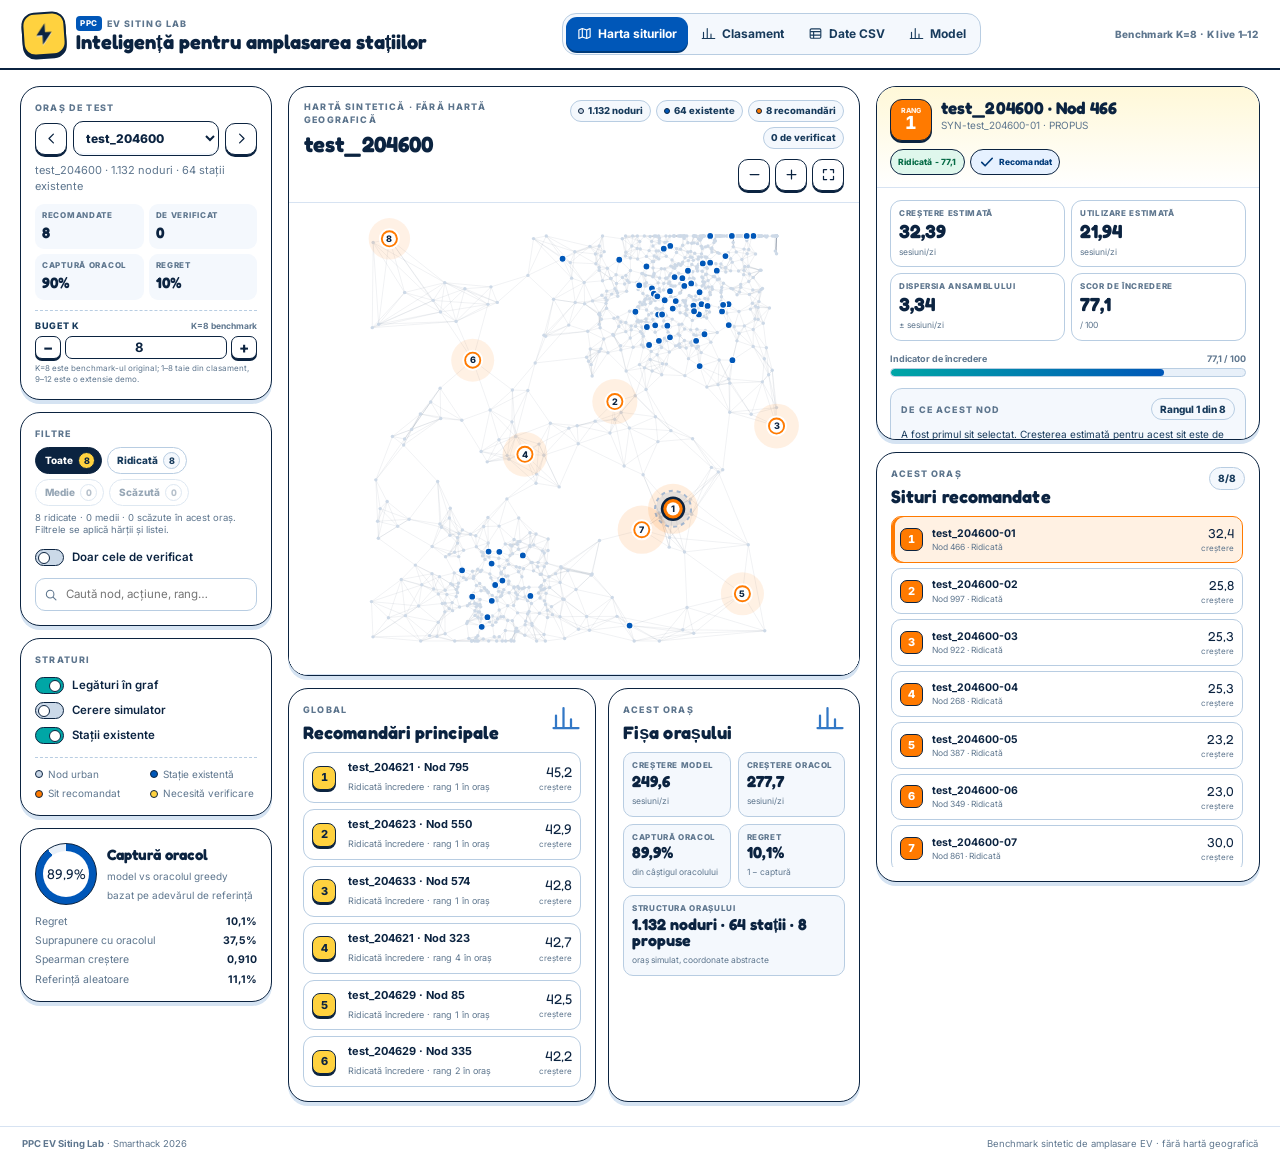
<file: frontend/index.html>
<!DOCTYPE html>
<html lang="ro">
<head>
  <meta charset="utf-8" />
  <meta name="viewport" content="width=device-width, initial-scale=1" />
  <title>PPC EV Siting Lab — amplasarea stațiilor de încărcare</title>
  <meta name="description" content="Interfață de decizie pe fundal alb pentru benchmark-ul sintetic de amplasare a stațiilor de încărcare pentru vehicule electrice." />
  <link rel="icon" href="favicon.svg" type="image/svg+xml" />
  <link rel="preconnect" href="https://fonts.googleapis.com" />
  <link rel="preconnect" href="https://fonts.gstatic.com" crossorigin />
  <link href="https://fonts.googleapis.com/css2?family=Fredoka:wght@500;600;700&family=Inter:wght@400;500;600;700;800&display=swap" rel="stylesheet" />
  <link rel="stylesheet" href="styles.css" />
</head>
<body>
  <svg class="svg-sprite" aria-hidden="true" focusable="false">
    <symbol id="i-bolt" viewBox="0 0 24 24"><path d="M13.2 2 4.8 13.1h5.7L10.4 22l8.8-11.6h-6.1L13.2 2Z" fill="currentColor"/></symbol>
    <symbol id="i-map" viewBox="0 0 24 24"><path d="M3 6.5 8.5 4l7 2.5L21 4v13.5L15.5 20l-7-2.5L3 20V6.5Z" fill="none" stroke="currentColor" stroke-width="1.8" stroke-linejoin="round"/><path d="M8.5 4v13.5M15.5 6.5V20" fill="none" stroke="currentColor" stroke-width="1.8"/></symbol>
    <symbol id="i-table" viewBox="0 0 24 24"><rect x="3.5" y="4.5" width="17" height="15" rx="2" fill="none" stroke="currentColor" stroke-width="1.8"/><path d="M3.5 9h17M9 9v10.5M3.5 14.5h17" fill="none" stroke="currentColor" stroke-width="1.8"/></symbol>
    <symbol id="i-chart" viewBox="0 0 24 24"><path d="M4 20V10M10 20V4M16 20v-7M22 20H2" fill="none" stroke="currentColor" stroke-width="1.8" stroke-linecap="round"/></symbol>
    <symbol id="i-download" viewBox="0 0 24 24"><path d="M12 3v11m0 0 4-4m-4 4-4-4M4 20h16" fill="none" stroke="currentColor" stroke-width="1.8" stroke-linecap="round" stroke-linejoin="round"/></symbol>
    <symbol id="i-copy" viewBox="0 0 24 24"><rect x="8" y="8" width="11" height="11" rx="2" fill="none" stroke="currentColor" stroke-width="1.8"/><path d="M16 8V6a2 2 0 0 0-2-2H6a2 2 0 0 0-2 2v8a2 2 0 0 0 2 2h2" fill="none" stroke="currentColor" stroke-width="1.8"/></symbol>
    <symbol id="i-search" viewBox="0 0 24 24"><circle cx="10.5" cy="10.5" r="6.5" fill="none" stroke="currentColor" stroke-width="1.8"/><path d="m15.5 15.5 5 5" fill="none" stroke="currentColor" stroke-width="1.8" stroke-linecap="round"/></symbol>
    <symbol id="i-plus" viewBox="0 0 24 24"><path d="M12 5v14M5 12h14" fill="none" stroke="currentColor" stroke-width="2" stroke-linecap="round"/></symbol>
    <symbol id="i-minus" viewBox="0 0 24 24"><path d="M5 12h14" fill="none" stroke="currentColor" stroke-width="2" stroke-linecap="round"/></symbol>
    <symbol id="i-fit" viewBox="0 0 24 24"><path d="M4 9V4h5M20 9V4h-5M4 15v5h5M20 15v5h-5" fill="none" stroke="currentColor" stroke-width="2" stroke-linecap="round" stroke-linejoin="round"/></symbol>
    <symbol id="i-check" viewBox="0 0 24 24"><path d="m5 12.5 4.5 4.5L19 7" fill="none" stroke="currentColor" stroke-width="2.2" stroke-linecap="round" stroke-linejoin="round"/></symbol>
    <symbol id="i-warning" viewBox="0 0 24 24"><path d="m12 3 9.5 17h-19L12 3Z" fill="none" stroke="currentColor" stroke-width="1.8" stroke-linejoin="round"/><path d="M12 9v5m0 3v.1" fill="none" stroke="currentColor" stroke-width="2" stroke-linecap="round"/></symbol>
    <symbol id="i-arrow-left" viewBox="0 0 24 24"><path d="M15 5 8 12l7 7" fill="none" stroke="currentColor" stroke-width="2" stroke-linecap="round" stroke-linejoin="round"/></symbol>
    <symbol id="i-arrow-right" viewBox="0 0 24 24"><path d="m9 5 7 7-7 7" fill="none" stroke="currentColor" stroke-width="2" stroke-linecap="round" stroke-linejoin="round"/></symbol>
  </svg>

  <div class="app">
    <header class="topbar">
      <a class="brand" href="#view=map" data-view="map" aria-label="Pagina principală PPC EV Siting Lab">
        <span class="brand-mark"><svg class="icon"><use href="#i-bolt"></use></svg></span>
        <span class="brand-copy">
          <span class="brand-kicker"><span class="ppc-chip">PPC</span> EV SITING LAB</span>
          <strong>Inteligență pentru amplasarea stațiilor</strong>
        </span>
      </a>
      <nav class="tabs" aria-label="Secțiuni">
        <button class="tab is-active" data-view="map"><svg class="icon"><use href="#i-map"></use></svg><span>Harta siturilor</span></button>
        <button class="tab" data-view="leaderboard"><svg class="icon"><use href="#i-chart"></use></svg><span>Clasament</span></button>
        <button class="tab" data-view="csv"><svg class="icon"><use href="#i-table"></use></svg><span>Date CSV</span></button>
        <button class="tab" data-view="model"><svg class="icon"><use href="#i-chart"></use></svg><span>Model</span></button>
      </nav>
      <div class="top-note">Benchmark K=8 · K live 1–12</div>
    </header>

    <div class="shell">
      <aside class="rail left-rail">
        <section class="card pad city-card">
          <div class="eyebrow">Oraș de test</div>
          <div class="city-picker">
            <button class="icon-btn" id="prevCity" aria-label="Orașul anterior"><svg class="icon"><use href="#i-arrow-left"></use></svg></button>
            <select id="citySelect" aria-label="Selectează un oraș sintetic de test"></select>
            <button class="icon-btn" id="nextCity" aria-label="Orașul următor"><svg class="icon"><use href="#i-arrow-right"></use></svg></button>
          </div>
          <div class="city-sub" id="citySub">—</div>
          <div class="mini-stats" id="cityMiniStats"></div>
          <div class="k-control">
            <div class="k-control-head"><label for="kInput">Buget K</label><span id="kHint">K=8 benchmark</span></div>
            <div class="k-stepper">
              <button type="button" id="kMinus" aria-label="Scade K">−</button>
              <input id="kInput" type="number" min="1" max="12" step="1" value="8" aria-label="Buget K" />
              <button type="button" id="kPlus" aria-label="Crește K">+</button>
            </div>
            <small id="kNote">1–8 taie din clasamentul K=8; 9–12 este o extensie demo.</small>
          </div>
        </section>

        <section class="card pad">
          <div class="eyebrow">Filtre</div>
          <div class="chip-row" id="confidenceFilters" role="group" aria-label="Filtru după nivelul de încredere">
            <button class="chip is-active" data-confidence="all" aria-pressed="true"><span>Toate</span><b>0</b></button>
            <button class="chip" data-confidence="high" aria-pressed="false"><span>Ridicată</span><b>0</b></button>
            <button class="chip" data-confidence="medium" aria-pressed="false"><span>Medie</span><b>0</b></button>
            <button class="chip" data-confidence="low" aria-pressed="false"><span>Scăzută</span><b>0</b></button>
          </div>
          <div class="filter-hint" id="filterHint">Filtrele se aplică hărții și listei de situri recomandate.</div>
          <label class="switch-row">
            <input type="checkbox" id="reviewOnly" />
            <span class="switch"></span>
            <span>Doar cele de verificat</span>
          </label>
          <div class="search-box">
            <svg class="icon"><use href="#i-search"></use></svg>
            <input id="searchInput" type="search" placeholder="Caută nod, acțiune, rang…" autocomplete="off" />
          </div>
        </section>

        <section class="card pad">
          <div class="eyebrow">Straturi</div>
          <label class="switch-row"><input type="checkbox" id="layerLinks" checked /><span class="switch"></span><span>Legături în graf</span></label>
          <label class="switch-row"><input type="checkbox" id="layerDemand" /><span class="switch"></span><span>Cerere simulator</span></label>
          <label class="switch-row"><input type="checkbox" id="layerStations" checked /><span class="switch"></span><span>Stații existente</span></label>
          <div class="legend">
            <div><span class="dot dot-node"></span>Nod urban</div>
            <div><span class="dot dot-station"></span>Stație existentă</div>
            <div><span class="dot dot-site"></span>Sit recomandat</div>
            <div><span class="dot dot-review"></span>Necesită verificare</div>
          </div>
        </section>

        <section class="card pad scorecard" id="cityStats"></section>
      </aside>

      <main class="main">
        <section class="view is-active" id="view-map" aria-label="Harta siturilor">
          <div class="card map-card">
            <div class="map-head">
              <div>
                <div class="eyebrow">Hartă sintetică · fără hartă geografică</div>
                <h2 id="mapTitle">Se încarcă orașul…</h2>
              </div>
              <div class="map-head-right">
                <div class="map-kpis" id="mapKpis"></div>
                <div class="map-controls">
                  <button class="icon-btn" id="zoomOut" aria-label="Micșorează"><svg class="icon"><use href="#i-minus"></use></svg></button>
                  <button class="icon-btn" id="zoomIn" aria-label="Mărește"><svg class="icon"><use href="#i-plus"></use></svg></button>
                  <button class="icon-btn" id="fitMap" aria-label="Încadrează harta"><svg class="icon"><use href="#i-fit"></use></svg></button>
                </div>
              </div>
            </div>
            <div class="map-wrap">
              <canvas id="mapCanvas" tabindex="0" aria-label="Hartă sintetică de noduri urbane cu situri de încărcare recomandate"></canvas>
              <div class="map-tooltip" id="mapTooltip" hidden></div>
            </div>
          </div>
          <div class="bottom-grid">
            <section class="card pad">
              <div class="section-head"><div><div class="eyebrow">Global</div><h2>Recomandări principale</h2></div><svg class="icon big-icon"><use href="#i-chart"></use></svg></div>
              <div class="top-list" id="topRecommendations"></div>
            </section>
            <section class="card pad">
              <div class="section-head"><div><div class="eyebrow">Acest oraș</div><h2>Fișa orașului</h2></div><svg class="icon big-icon"><use href="#i-chart"></use></svg></div>
              <div class="scorecard-grid" id="cityScorecard"></div>
            </section>
          </div>
        </section>

        <section class="view" id="view-leaderboard" aria-label="Clasament">
          <div class="card view-card">
            <div class="view-head">
              <div><div class="eyebrow">Toate cele 40 de orașe de test</div><h2>Clasamentul siturilor recomandate</h2><p>Ordonate după creșterea incrementală estimată, în sesiuni pe zi. Selectează un rând pentru a inspecta situl pe hartă.</p></div>
              <div class="view-controls">
                <div class="search-box compact"><svg class="icon"><use href="#i-search"></use></svg><input id="lbSearch" type="search" placeholder="Filtrează orașul sau nodul…" /></div>
                <select id="lbConfidence" class="select compact">
                  <option value="all">Toate nivelurile</option>
                  <option value="high">Doar ridicată</option>
                  <option value="medium">Doar medie</option>
                  <option value="low">Doar scăzută</option>
                </select>
                <label class="switch-row compact"><input type="checkbox" id="lbReview" /><span class="switch"></span><span>Doar cele de verificat</span></label>
              </div>
            </div>
            <div class="table-wrap">
              <table class="data-table" id="leaderboardTable">
                <thead><tr><th>#</th><th>Sit</th><th>Oraș</th><th>Nod</th><th>Creștere</th><th>Utilizare</th><th>Încredere</th><th>Verificare</th></tr></thead>
                <tbody id="leaderboardBody"></tbody>
              </table>
            </div>
          </div>
        </section>

        <section class="view" id="view-csv" aria-label="Date CSV">
          <div class="card view-card">
            <div class="view-head">
              <div><div class="eyebrow">Artefact sursă</div><h2>priority_sites.csv</h2><p>Ieșirea exactă a agentului. Selectează un rând pentru a inspecta nodul sau descarcă CSV-ul original.</p></div>
              <div class="view-controls">
                <div class="search-box compact"><svg class="icon"><use href="#i-search"></use></svg><input id="csvSearch" type="search" placeholder="Filtrează rândurile CSV…" /></div>
                <a class="btn primary small" href="data/priority_sites.csv" download><svg class="icon"><use href="#i-download"></use></svg><span>Descarcă CSV</span></a>
              </div>
            </div>
            <div class="table-hint"><svg class="icon"><use href="#i-arrow-right"></use></svg><span>16 coloane CSV reale · artefactul original este K=8; derulează orizontal pentru rândul complet</span></div>
            <div class="table-wrap tall">
              <table class="data-table csv-table" id="csvTable">
                <thead><tr id="csvHeadRow"></tr></thead>
                <tbody id="csvBody"></tbody>
              </table>
            </div>
          </div>
        </section>

        <section class="view" id="view-model" aria-label="Rezultatele modelului">
          <div class="model-grid">
            <section class="card pad model-hero">
              <div class="eyebrow">Benchmark sintetic · 40 de orașe nevăzute</div>
              <h2>La K=8, modelul capturează <span class="highlight">85,5%</span> din oracol.</h2>
              <p>K=8 este benchmark-ul original. Controlul K din panoul stâng recalculează lista, harta și captura pentru K=1–12; valori peste 8 sunt o extensie demo generată cu același model.</p>
              <div class="kpi-grid" id="modelKpis"></div>
            </section>
            <section class="card pad">
              <div class="eyebrow">Amplasare vs referințe</div>
              <h3>Pondere din utilitatea incrementală a oracolului</h3>
              <div class="bar-list" id="baselineBars"></div>
              <div class="callout"><svg class="icon"><use href="#i-bolt"></use></svg><span>Test OOD: <strong>88,4%</strong> din oracol. Modelul nu este reglat pe orașele de test.</span></div>
            </section>
            <section class="card pad">
              <div class="eyebrow">Importanța caracteristicilor</div>
              <h3>Ce influențează creșterea candidaților</h3>
              <div class="bar-list feature-bars" id="featureBars"></div>
            </section>
            <section class="card pad">
              <div class="eyebrow">Cum este ales un sit</div>
              <h3>Trei pași, un obiectiv măsurabil</h3>
              <div class="steps" id="modelSteps"></div>
            </section>
            <section class="card pad city-mosaic-card">
              <div class="eyebrow">Toate orașele de test</div>
              <h3>Mozaic cu fișele orașelor</h3>
              <div class="city-mosaic" id="cityMosaic"></div>
            </section>
            <section class="card pad scope-card">
              <div class="eyebrow">Citește mai întâi</div>
              <h3>Ce este — și ce nu este</h3>
              <p>Acesta este un <strong>benchmark sintetic de decizie</strong>, nu o prognoză reală de cerere pentru România. Adevărul de referință este generat de un simulator cu competiție Huff. Interfața arată predicțiile modelului pe orașe sintetice; valorile absolute în sesiuni pe zi nu trebuie citite ca venit real pentru București.</p>
              <div class="scope-pills"><span>400 de orașe</span><span>501.812 noduri</span><span>36.809 stații</span><span>K=8</span></div>
            </section>
          </div>
        </section>
      </main>

      <aside class="rail right-rail">
        <section class="card details-card">
          <div id="detailsEmpty" class="details-empty">
            <div class="empty-icon"><svg class="icon"><use href="#i-map"></use></svg></div>
            <h2>Selectează un sit</h2>
            <p>Dă click pe o recomandare portocalie de pe fundalul alb sau alege un sit din lista de mai jos.</p>
            <p class="empty-filter" id="emptyFilterNote" hidden>Niciun sit nu corespunde filtrelor curente.</p>
            <div class="hint-row"><span class="key">←</span><span class="key">→</span><span>parcurge recomandările</span></div>
          </div>
          <div id="detailsContent" hidden></div>
        </section>
        <section class="card pad city-actions-card">
          <div class="section-head"><div><div class="eyebrow">Acest oraș</div><h3>Situri recomandate</h3></div><span class="pill" id="cityActionCount">0</span></div>
          <div id="cityActionList" class="city-action-list"></div>
        </section>
      </aside>
    </div>

    <footer class="footer">
      <span><strong>PPC EV Siting Lab</strong> · Smarthack 2026</span>
      <span>Benchmark sintetic de amplasare EV · fără hartă geografică</span>
    </footer>
  </div>

  <div class="why-backdrop" id="whyModal" hidden>
    <div class="why-modal card" role="dialog" aria-modal="true" aria-labelledby="whyTitle">
      <div class="why-modal-head">
        <div>
          <div class="eyebrow">Trasabilitatea deciziei</div>
          <h2 id="whyTitle">De ce acest nod?</h2>
        </div>
        <button class="btn ghost small" id="closeWhyBtn" type="button">Închide</button>
      </div>
      <div class="why-modal-body" id="whyContent"></div>
    </div>
  </div>

  <div class="toast" id="toast" role="status" aria-live="polite"></div>

  <script src="app.js" defer></script>
</body>
</html>
</file>
<file: frontend/styles.css>
:root {
  --ink: #0b2340;
  --ink-2: #183b5c;
  --muted: #5e768e;
  --ppc: #0057b8;
  --ppc-bright: #0a74d8;
  --ppc-deep: #003b7a;
  --teal: #00a6a6;
  --orange: #ff7a00;
  --orange-soft: #fff1e3;
  --gold: #ffd23f;
  --gold-soft: #fff8d8;
  --red: #e23c4a;
  --white: #ffffff;
  --mist: #f4f8fd;
  --line: #d7e3f2;
  --line-strong: #b8cde2;
  --shadow: 0 4px 0 #d5e3f2;
  --shadow-deep: 0 6px 0 #c5d8ec;
  --radius: 20px;
  --font-display: "Fredoka", "Trebuchet MS", "Segoe UI", sans-serif;
  --font-body: "Inter", "Segoe UI", Arial, sans-serif;
}

* { box-sizing: border-box; }
html, body { margin: 0; min-height: 100%; overflow-x: hidden; }
body {
  background: #ffffff;
  color: var(--ink);
  font-family: var(--font-body);
  font-size: 13px;
  line-height: 1.45;
  -webkit-font-smoothing: antialiased;
}
button, input, select { font: inherit; color: inherit; }
button { cursor: pointer; }
a { color: var(--ppc); }
h1, h2, h3, h4 { font-family: var(--font-display); margin: 0; line-height: 1.08; letter-spacing: .005em; }
h1 { font-size: 25px; }
h2 { font-size: 22px; }
h3 { font-size: 17px; }
p { margin: 0; }
.svg-sprite { position: absolute; width: 0; height: 0; overflow: hidden; }
.icon { width: 18px; height: 18px; display: inline-block; vertical-align: middle; flex: none; }
.icon.tiny { width: 11px; height: 11px; color: var(--orange); }
.big-icon { width: 30px; height: 30px; color: var(--ppc); opacity: .8; }

/* ---------------------------------------------------------------- top bar */
.topbar {
  position: sticky;
  top: 0;
  z-index: 40;
  display: flex;
  align-items: center;
  gap: 18px;
  padding: 12px 22px;
  background: #fff;
  border-bottom: 2px solid var(--ink);
}
.brand { display: flex; align-items: center; gap: 10px; text-decoration: none; color: var(--ink); min-width: 238px; }
.brand-mark {
  width: 44px; height: 44px; border-radius: 13px;
  background: var(--gold);
  border: 2px solid var(--ink);
  box-shadow: 0 3px 0 var(--ink);
  display: grid; place-items: center;
  color: var(--ink);
  transform: rotate(-4deg);
}
.brand-mark .icon { width: 26px; height: 26px; filter: drop-shadow(0 1px 0 #fff); }
.brand-copy { display: flex; flex-direction: column; gap: 1px; }
.brand-kicker { font-size: 9px; font-weight: 800; letter-spacing: .12em; color: var(--muted); display: flex; align-items: center; gap: 5px; }
.ppc-chip {
  display: inline-grid; place-items: center;
  color: #fff; background: var(--ppc);
  font-size: 8px; letter-spacing: .08em;
  border-radius: 4px; padding: 2px 4px;
}
.brand-copy strong { font-family: var(--font-display); font-size: 20px; line-height: 1; }
.tabs {
  display: flex; align-items: center; gap: 2px;
  background: var(--mist);
  border: 1.5px solid var(--line-strong);
  padding: 3px;
  border-radius: 14px;
  margin: 0 auto;
}
.tab {
  border: 0; background: transparent;
  padding: 8px 11px;
  border-radius: 11px;
  display: inline-flex; align-items: center; gap: 6px;
  color: var(--ink-2); font-weight: 700; font-size: 12px;
}
.tab .icon { width: 15px; height: 15px; }
.tab:hover { background: #fff; }
.tab.is-active { background: var(--ppc); color: #fff; box-shadow: 0 2px 0 var(--ppc-deep); }
.top-note { font-size: 10px; font-weight: 800; letter-spacing: .03em; color: var(--muted); white-space: nowrap; }
.btn {
  border: 1.5px solid var(--ink);
  border-radius: 12px;
  padding: 9px 12px;
  display: inline-flex; align-items: center; gap: 7px;
  font-weight: 800; font-size: 11.5px; letter-spacing: .02em;
  background: #fff; color: var(--ink);
  box-shadow: 0 3px 0 var(--ink);
  transition: transform .08s ease, box-shadow .08s ease, background .12s ease;
  text-decoration: none;
  white-space: nowrap;
}
.btn:hover { transform: translateY(-1px); box-shadow: 0 4px 0 var(--ink); }
.btn:active { transform: translateY(2px); box-shadow: 0 1px 0 var(--ink); }
.btn.primary { background: var(--ppc); color: #fff; }
.btn.primary:hover { background: var(--ppc-bright); }
.btn.ghost { background: #fff; }
.btn.small { padding: 7px 10px; font-size: 10.5px; border-radius: 10px; }
.btn .count {
  background: var(--gold); color: var(--ink);
  border: 1px solid var(--ink); border-radius: 7px;
  padding: 0 5px; font-size: 9px; line-height: 15px;
}
.icon-btn {
  width: 32px; height: 32px; border-radius: 10px;
  border: 1.5px solid var(--ink); background: #fff;
  display: inline-grid; place-items: center;
  box-shadow: 0 2px 0 var(--ink);
  color: var(--ink);
}
.icon-btn:hover { background: var(--gold-soft); }
.icon-btn:active { transform: translateY(1px); box-shadow: 0 1px 0 var(--ink); }
.icon-btn .icon { width: 15px; height: 15px; }

/* ---------------------------------------------------------------- shell */
.shell {
  display: grid;
  grid-template-columns: 252px minmax(0, 1fr) 384px;
  gap: 16px;
  padding: 16px 20px 24px;
  align-items: start;
}
.rail { min-width: 0; }
.left-rail { display: flex; flex-direction: column; gap: 12px; }
.right-rail {
  display: flex; flex-direction: column; gap: 12px;
  position: sticky; top: 86px;
  max-height: calc(100vh - 100px);
  overflow: auto;
  padding-bottom: 4px;
  scrollbar-width: thin;
  min-width: 0;
}
.main { min-width: 0; }

.card {
  background: #fff;
  border: 1.5px solid var(--ink);
  border-radius: var(--radius);
  box-shadow: var(--shadow);
}
.pad { padding: 14px; }
.eyebrow {
  font-size: 9px; font-weight: 800; letter-spacing: .13em;
  text-transform: uppercase; color: var(--muted);
  margin-bottom: 7px;
}
.section-head { display: flex; justify-content: space-between; align-items: flex-start; gap: 10px; margin-bottom: 10px; }
.section-head h2, .section-head h3 { font-size: 18px; }
.pill {
  display: inline-flex; align-items: center; gap: 4px;
  border: 1px solid var(--line-strong); border-radius: 999px;
  padding: 3px 8px; font-size: 10px; font-weight: 800; color: var(--ink-2);
  background: var(--mist);
  white-space: nowrap;
}
.muted { color: var(--muted); }
.highlight { color: var(--ppc); background: linear-gradient(transparent 68%, var(--gold) 68%); padding: 0 2px; }

/* ---------------------------------------------------------------- city + filters */
.city-card { position: relative; }
.city-picker { display: flex; align-items: center; gap: 6px; }
.city-picker select {
  flex: 1; min-width: 0;
  border: 1.5px solid var(--ink); border-radius: 10px;
  padding: 8px 8px; background: #fff;
  font-weight: 800; font-size: 12px;
  box-shadow: inset 0 -2px 0 var(--mist);
}
.city-sub { margin-top: 7px; font-size: 11px; color: var(--muted); }
.mini-stats { display: grid; grid-template-columns: 1fr 1fr; gap: 5px; margin-top: 9px; }
.mini-stat { background: var(--mist); border-radius: 9px; padding: 6px 7px; }
.mini-stat span { display: block; font-size: 8px; text-transform: uppercase; letter-spacing: .09em; color: var(--muted); font-weight: 800; }
.mini-stat strong { font-family: var(--font-display); font-size: 15px; }
.k-control { border-top: 1px dashed var(--line-strong); margin-top: 10px; padding-top: 8px; }
.k-control-head { display: flex; align-items: baseline; justify-content: space-between; gap: 6px; }
.k-control-head label { font-size: 9px; font-weight: 800; text-transform: uppercase; letter-spacing: .08em; color: var(--ink-2); }
.k-control-head span { font-size: 8.5px; color: var(--muted); font-weight: 700; }
.k-stepper { display: grid; grid-template-columns: 26px 1fr 26px; gap: 4px; margin-top: 4px; }
.k-stepper button { border: 1.5px solid var(--ink); border-radius: 7px; background: #fff; font: 800 15px/1 var(--font-body); cursor: pointer; padding: 3px 0; box-shadow: 0 2px 0 var(--ink); }
.k-stepper button:hover { background: var(--gold); }
.k-stepper input { width: 100%; border: 1.5px solid var(--ink); border-radius: 7px; background: #fff; text-align: center; font: 700 13px/1 var(--font-body); color: var(--ink); min-width: 0; }
.k-stepper input:focus-visible { outline: 3px solid rgba(0, 87, 184, .22); outline-offset: 1px; }
.k-control small { display: block; font-size: 8px; line-height: 1.35; color: var(--muted); margin-top: 4px; }

.chip-row { display: flex; gap: 5px; flex-wrap: wrap; margin-bottom: 6px; }
.chip {
  border: 1.2px solid var(--line-strong); background: #fff;
  border-radius: 999px; padding: 4px 6px 4px 9px;
  font-size: 10px; font-weight: 800; color: var(--ink-2);
  display: inline-flex; align-items: center; gap: 5px;
}
.chip b {
  min-width: 17px; height: 17px; padding: 0 4px;
  border-radius: 999px; background: var(--mist); color: var(--ink-2);
  border: 1px solid var(--line-strong);
  display: inline-grid; place-items: center;
  font-family: var(--font-body); font-size: 9px; font-weight: 800;
  font-variant-numeric: tabular-nums; line-height: 1;
}
.chip.is-active { background: var(--ink); border-color: var(--ink); color: #fff; }
.chip.is-active b { background: var(--gold); border-color: var(--ink); color: var(--ink); }
.chip:hover { border-color: var(--ink); }
.chip.is-empty { opacity: .45; }
.chip.is-empty b { background: #fff; color: var(--muted); }
.filter-hint { font-size: 9.5px; color: var(--muted); margin: 0 0 8px; line-height: 1.35; }

.switch-row { display: flex; align-items: center; gap: 8px; cursor: pointer; font-size: 11.5px; font-weight: 600; padding: 4px 0; }
.switch-row.compact { font-size: 10px; gap: 5px; padding: 0; white-space: nowrap; }
.switch-row.compact .switch { width: 25px; height: 15px; }
.switch-row.compact .switch::after { width: 8px; height: 8px; }
.switch-row.compact input:checked + .switch::after { transform: translateX(9px); }
.switch-row input { position: absolute; opacity: 0; width: 1px; height: 1px; }
.switch {
  width: 29px; height: 17px; border-radius: 999px;
  background: #cbd9e8; border: 1.5px solid var(--ink);
  position: relative; flex: none; transition: background .12s ease;
}
.switch::after {
  content: ""; position: absolute; width: 10px; height: 10px;
  left: 2px; top: 2px; border-radius: 50%;
  background: #fff; border: 1px solid var(--ink);
  transition: transform .12s ease;
}
.switch-row input:checked + .switch { background: var(--teal); }
.switch-row input:checked + .switch::after { transform: translateX(11px); }
.switch-row input:focus-visible + .switch { outline: 2px solid var(--ppc); outline-offset: 2px; }

.search-box {
  display: flex; align-items: center; gap: 6px;
  border: 1.5px solid var(--line-strong); border-radius: 10px;
  padding: 6px 8px; margin-top: 8px; background: #fff;
}
.search-box .icon { width: 14px; height: 14px; color: var(--muted); }
.search-box input { border: 0; outline: 0; width: 100%; min-width: 0; font-size: 11.5px; background: transparent; }
.search-box.compact { margin-top: 0; min-width: 190px; }

.legend { margin-top: 9px; padding-top: 9px; border-top: 1px dashed var(--line-strong); display: grid; grid-template-columns: 1fr 1fr; gap: 5px 8px; font-size: 10px; color: var(--muted); }
.legend div { display: flex; align-items: center; gap: 5px; }
.dot { width: 8px; height: 8px; border-radius: 50%; display: inline-block; border: 1px solid var(--ink); flex: none; }
.dot-node { background: #c7d5e5; }
.dot-station { background: var(--ppc); }
.dot-site { background: var(--orange); }
.dot-review { background: var(--gold); }

/* ---------------------------------------------------------------- scorecard */
.scorecard .score-top { display: flex; align-items: center; gap: 10px; }
.score-ring {
  --pct: 0;
  width: 62px; height: 62px; border-radius: 50%;
  background: conic-gradient(var(--ppc) calc(var(--pct) * 1%), #e8f0f9 0);
  display: grid; place-items: center; flex: none;
  border: 1.5px solid var(--ink);
  position: relative;
}
.score-ring::before { content: ""; position: absolute; width: 46px; height: 46px; border-radius: 50%; background: #fff; }
.score-ring span { position: relative; z-index: 1; font-family: var(--font-display); font-size: 14px; }
.score-copy strong { display: block; font-family: var(--font-display); font-size: 15px; }
.score-copy span { font-size: 10px; color: var(--muted); }
.score-rows { display: grid; gap: 4px; margin-top: 9px; }
.score-row { display: flex; justify-content: space-between; gap: 8px; font-size: 10.5px; color: var(--muted); }
.score-row strong { color: var(--ink); }

/* ---------------------------------------------------------------- map */
.map-card { display: flex; flex-direction: column; overflow: hidden; min-height: calc(100vh - 310px); }
.map-head { display: flex; justify-content: space-between; align-items: flex-start; gap: 14px; padding: 13px 15px 11px; }
.map-head h2 { font-size: 22px; }
.map-head-right { display: flex; align-items: center; gap: 10px; flex-wrap: wrap; justify-content: flex-end; }
.map-kpis { display: flex; gap: 5px; flex-wrap: wrap; justify-content: flex-end; }
.map-kpi { display: inline-flex; align-items: center; gap: 4px; border: 1px solid var(--line-strong); border-radius: 999px; padding: 3px 7px; font-size: 9.5px; font-weight: 800; color: var(--ink-2); background: var(--mist); white-space: nowrap; }
.map-kpi .dot { width: 6px; height: 6px; }
.map-kpi.is-filtered { border-color: var(--orange); background: var(--orange-soft); color: #934400; }
.map-controls { display: flex; gap: 5px; }
.map-wrap {
  position: relative;
  flex: 1;
  min-height: 450px;
  background: #fff;
  border-top: 1.5px solid var(--line);
  border-bottom: 1.5px solid var(--line);
  overflow: hidden;
}
#mapCanvas { position: absolute; inset: 0; display: block; width: 100%; height: 100%; background: #fff; cursor: crosshair; outline: none; }
#mapCanvas:focus-visible { box-shadow: inset 0 0 0 3px rgba(0, 87, 184, .25); }
.map-tooltip {
  position: absolute; z-index: 5; pointer-events: none;
  background: var(--ink); color: #fff;
  border-radius: 8px; padding: 5px 7px;
  font-size: 9.5px; line-height: 1.25;
  transform: translate(-50%, -125%);
  box-shadow: 0 4px 12px rgba(11,35,64,.2);
  white-space: nowrap;
}
.map-tooltip strong { display: block; font-size: 10.5px; }
.map-tooltip .tip-driver { display: block; margin-top: 3px; max-width: 270px; white-space: normal; color: #ffd23f; font-size: 8.5px; line-height: 1.3; }
.map-tooltip .tip-hint { display: block; margin-top: 3px; color: #a9bfd4; font-size: 8px; }
.map-legend { position: absolute; right: 10px; bottom: 9px; background: rgba(255,255,255,.94); border: 1px solid var(--line-strong); border-radius: 9px; padding: 5px 7px; display: flex; gap: 8px; font-size: 8.5px; color: var(--muted); pointer-events: none; }
.map-legend span { display: inline-flex; align-items: center; gap: 3px; }

.bottom-grid { display: grid; grid-template-columns: 1.1fr .9fr; gap: 12px; margin-top: 12px; }
.top-list { display: grid; gap: 6px; }
.top-item {
  display: grid; grid-template-columns: 28px minmax(0,1fr) auto;
  align-items: center; gap: 8px;
  padding: 7px 8px; border: 1.2px solid var(--line-strong); border-radius: 11px;
  background: #fff; text-align: left; cursor: pointer;
}
.top-item:hover { border-color: var(--ink); background: var(--gold-soft); }
.top-rank { width: 24px; height: 24px; border-radius: 8px; background: var(--gold); border: 1.5px solid var(--ink); display: grid; place-items: center; font-family: var(--font-body); font-size: 11px; font-weight: 800; font-variant-numeric: tabular-nums; line-height: 1; padding: 0; box-shadow: 0 2px 0 var(--ink); }
.top-item strong { display: block; font-size: 11px; white-space: nowrap; overflow: hidden; text-overflow: ellipsis; }
.top-item small { color: var(--muted); font-size: 9px; }
.top-value { text-align: right; font-family: var(--font-display); font-size: 14px; }
.top-value small { display: block; font-family: var(--font-body); font-size: 8px; color: var(--muted); }
.scorecard-grid { display: grid; grid-template-columns: 1fr 1fr; gap: 7px; }
.scorecard-grid .stat {
  border: 1px solid var(--line-strong); border-radius: 10px; padding: 7px 8px; background: var(--mist);
}
.scorecard-grid .stat span { display: block; font-size: 8px; text-transform: uppercase; letter-spacing: .08em; color: var(--muted); font-weight: 800; }
.scorecard-grid .stat strong { font-family: var(--font-display); font-size: 16px; }
.scorecard-grid .wide { grid-column: 1 / -1; }

/* ---------------------------------------------------------------- right details */
.details-card { overflow: hidden; min-width: 0; }
.details-empty { padding: 22px 18px; text-align: center; }
.empty-icon { width: 50px; height: 50px; border-radius: 15px; background: var(--gold); border: 1.5px solid var(--ink); display: grid; place-items: center; margin: 0 auto 10px; box-shadow: 0 3px 0 var(--ink); }
.empty-icon .icon { width: 27px; height: 27px; }
.details-empty h2 { font-size: 20px; margin-bottom: 5px; }
.details-empty p { font-size: 11.5px; color: var(--muted); max-width: 280px; margin: 0 auto; }
.hint-row { margin-top: 10px; display: flex; align-items: center; justify-content: center; gap: 4px; font-size: 9px; color: var(--muted); }
.key { border: 1px solid var(--line-strong); border-bottom-width: 2px; border-radius: 5px; padding: 1px 5px; background: #fff; font-size: 9px; }
.details-top { padding: 12px 13px; background: linear-gradient(180deg, var(--gold-soft), #fff); border-bottom: 1.5px solid var(--line); min-width: 0; }
.details-head { display: flex; gap: 9px; align-items: flex-start; min-width: 0; }
.rank-badge {
  width: 42px; height: 42px; flex: none;
  border-radius: 12px;
  background: var(--orange); color: #fff;
  display: flex; flex-direction: column; align-items: center; justify-content: center;
  font-family: var(--font-display); line-height: .95;
  border: 1.5px solid var(--ink);
  box-shadow: 0 2px 0 var(--ink);
}
.rank-badge small { font-family: var(--font-body); font-size: 7px; font-weight: 800; text-transform: uppercase; opacity: .9; }
.rank-badge strong { font-family: var(--font-body); font-size: 18px; font-weight: 800; line-height: 1; font-variant-numeric: tabular-nums; }
.details-title { min-width: 0; flex: 1; }
.details-title h2 { font-size: 17px; word-break: break-word; }
.details-title .sub { color: var(--muted); font-size: 10px; margin-top: 1px; }
.details-close { margin-left: auto; }
.badge-row { display: flex; gap: 5px; flex-wrap: wrap; margin-top: 8px; }
.badge { display: inline-flex; align-items: center; gap: 3px; border-radius: 999px; padding: 3px 7px; font-size: 8.5px; font-weight: 800; border: 1px solid var(--ink); letter-spacing: .02em; }
.badge.high { background: #dff7ec; color: #066b46; }
.badge.medium { background: var(--gold); color: var(--ink); }
.badge.low { background: #ffe1e4; color: #9b1827; }
.badge.review { background: var(--orange-soft); color: #934400; }
.badge.install { background: #e6f1ff; color: var(--ppc-deep); }
.details-body { padding: 12px 13px 14px; display: grid; gap: 11px; min-width: 0; }
.details-body > * { min-width: 0; }
.stat-grid { display: grid; grid-template-columns: repeat(2, minmax(0, 1fr)); gap: 6px; }
.stat {
  border: 1px solid var(--line-strong); border-radius: 11px; padding: 7px 8px;
  background: #fff; min-width: 0;
}
.stat span { display: block; font-size: 8px; text-transform: uppercase; letter-spacing: .08em; color: var(--muted); font-weight: 800; white-space: nowrap; overflow: hidden; text-overflow: ellipsis; }
.stat strong { display: block; font-family: var(--font-display); font-size: 19px; line-height: 1.05; margin-top: 1px; }
.stat small { font-size: 8.5px; color: var(--muted); }
.meter-wrap { display: grid; gap: 3px; }
.meter-label { display: flex; justify-content: space-between; font-size: 9px; color: var(--muted); font-weight: 700; }
.meter { height: 9px; border-radius: 999px; background: #e8f0f9; border: 1px solid var(--line-strong); overflow: hidden; }
.meter > i { display: block; height: 100%; background: linear-gradient(90deg, var(--teal), var(--ppc)); border-radius: 999px; }
.review-alert { display: flex; gap: 7px; border: 1px dashed var(--orange); background: var(--orange-soft); border-radius: 10px; padding: 7px 8px; font-size: 10px; color: #7a3d00; }
.review-alert .icon { width: 14px; height: 14px; flex: none; margin-top: 1px; }
.why-list { display: grid; gap: 5px; }
.why-row { display: grid; grid-template-columns: minmax(0, 1fr) 64px 36px; gap: 6px; align-items: center; font-size: 9.5px; padding: 2px 0; }
.why-row .feat { overflow: hidden; color: var(--ink-2); min-width: 0; }
.why-row .feat strong { display: block; font-size: 9.5px; font-weight: 700; overflow: hidden; text-overflow: ellipsis; white-space: nowrap; }
.why-row .feat small { display: block; font-size: 7.8px; color: var(--muted); overflow: hidden; text-overflow: ellipsis; white-space: nowrap; margin-top: 1px; }
.why-row .bar { height: 6px; border-radius: 999px; background: var(--mist); border: 1px solid var(--line-strong); overflow: hidden; width: 100%; }
.why-row .bar i { display: block; height: 100%; background: var(--orange); }
.why-row b { text-align: right; font-family: var(--font-display); font-size: 10.5px; color: #b34d00; }
.why-detail { border: 1px solid var(--line-strong); border-radius: 12px; background: var(--mist); padding: 9px 10px; display: grid; gap: 7px; }
.why-detail-head { display: flex; justify-content: space-between; align-items: center; gap: 6px; }
.why-detail-head .eyebrow { margin-bottom: 0; }
.why-detail-copy { font-size: 10px; line-height: 1.4; color: var(--ink-2); }
.why-detail-note { font-size: 8px; line-height: 1.35; color: var(--muted); }
.why-detail .btn { justify-self: start; }
.btn[disabled] { opacity: .45; cursor: not-allowed; box-shadow: none; }
.csv-block { background: var(--ink); color: #e9f3ff; border-radius: 10px; padding: 8px; font-family: "Cascadia Code", Consolas, monospace; font-size: 8px; line-height: 1.4; overflow: auto; max-height: 132px; white-space: pre-wrap; word-break: break-word; }
.csv-block.csv-unavailable { font-family: var(--font-body); font-size: 9px; line-height: 1.4; color: #ffd9a8; background: #3b2a1a; }
.details-actions { display: flex; gap: 6px; flex-wrap: wrap; }
.details-actions .btn { flex: 1; justify-content: center; min-width: 0; }
.details-hint { font-size: 9.5px; color: var(--muted); line-height: 1.35; }
.station-panel { padding: 16px; display: grid; gap: 8px; }
.station-panel h2 { font-size: 18px; }
.station-panel p { font-size: 11px; color: var(--muted); }

/* ---------------------------------------------------------------- city action list */
.city-actions-card { max-height: 430px; display: flex; flex-direction: column; }
.city-action-list { display: grid; gap: 5px; overflow: auto; padding-right: 2px; }
.action-item {
  border: 1.2px solid var(--line-strong); border-radius: 10px; background: #fff;
  padding: 7px 8px; display: grid; grid-template-columns: 25px minmax(0,1fr) auto; gap: 7px;
  align-items: center; text-align: left; width: 100%;
}
.action-item:hover { border-color: var(--ink); background: var(--gold-soft); }
.action-item.is-selected { border-color: var(--orange); background: var(--orange-soft); box-shadow: inset 3px 0 0 var(--orange); }
.action-rank { width: 23px; height: 23px; border-radius: 7px; background: var(--orange); color: #fff; border: 1px solid var(--ink); display: grid; place-items: center; font-family: var(--font-body); font-size: 11px; font-weight: 800; font-variant-numeric: tabular-nums; line-height: 1; padding: 0; }
.action-item strong { display: block; font-size: 10.5px; }
.action-item small { display: block; color: var(--muted); font-size: 8.5px; }
.action-value { text-align: right; font-family: var(--font-display); font-size: 13px; }
.action-value small { display: block; font-family: var(--font-body); font-size: 8px; color: var(--muted); }
.empty-list { color: var(--muted); font-size: 11px; padding: 10px 0; text-align: center; }

/* ---------------------------------------------------------------- views / tables */
.view { display: none; }
.view.is-active { display: block; }
.view-card { overflow: hidden; }
.view-head { display: flex; justify-content: space-between; gap: 14px; align-items: flex-start; padding: 16px 18px; border-bottom: 1.5px solid var(--line); }
.view-head h2 { font-size: 23px; }
.view-head p { color: var(--muted); font-size: 11.5px; margin-top: 3px; max-width: 620px; }
.view-controls { display: flex; gap: 6px; align-items: center; flex-wrap: wrap; justify-content: flex-end; }
.select {
  border: 1.5px solid var(--line-strong); border-radius: 10px; background: #fff;
  padding: 7px 8px; font-size: 11px; font-weight: 700;
}
.select.compact { padding: 6px 7px; }
.table-hint { display: flex; align-items: center; gap: 5px; padding: 6px 18px; background: var(--gold-soft); border-bottom: 1px solid var(--line); color: #7a5a00; font-size: 9px; font-weight: 700; }
.table-hint .icon { width: 12px; height: 12px; }
.table-wrap { overflow: auto; max-height: 620px; }
.table-wrap.tall { max-height: calc(100vh - 330px); min-height: 420px; }
.data-table { width: 100%; border-collapse: separate; border-spacing: 0; font-size: 10.5px; }
.data-table thead th {
  position: sticky; top: 0; z-index: 2;
  background: var(--mist); text-align: left;
  font-size: 8.5px; text-transform: uppercase; letter-spacing: .09em;
  color: var(--muted); font-weight: 800;
  padding: 8px 9px; border-bottom: 1.5px solid var(--line-strong);
  white-space: nowrap;
}
.data-table tbody td { padding: 8px 9px; border-bottom: 1px solid var(--line); vertical-align: middle; }
.data-table tbody tr { cursor: pointer; }
.data-table tbody tr:hover { background: var(--gold-soft); }
.data-table tbody tr.is-selected { background: var(--orange-soft); }
.data-table tbody tr.is-highlighted { background: var(--gold-soft); box-shadow: inset 4px 0 0 var(--gold); animation: row-pulse .9s ease-out; }
@keyframes row-pulse { from { background: rgba(255, 210, 63, .6); } to { background: var(--gold-soft); } }
.data-table .num { font-variant-numeric: tabular-nums; font-weight: 700; }
.data-table .city-cell { font-weight: 800; white-space: nowrap; }
.data-table .muted-cell { color: var(--muted); }
.data-table .mini-bar { width: 56px; height: 5px; background: #e8f0f9; border-radius: 999px; overflow: hidden; display: inline-block; vertical-align: middle; margin-right: 4px; }
.data-table .mini-bar i { display: block; height: 100%; background: var(--orange); }
.data-table .row-btn { border: 1px solid var(--line-strong); background: #fff; border-radius: 7px; width: 24px; height: 24px; display: inline-grid; place-items: center; }
.data-table .row-btn:hover { background: var(--gold); border-color: var(--ink); }
.csv-table { font-size: 8.5px; }
.csv-table thead th { white-space: nowrap; padding: 6px 7px; }
.csv-table tbody td { white-space: nowrap; max-width: 190px; overflow: hidden; text-overflow: ellipsis; padding: 5px 7px; }
.csv-table tbody td.wrap { white-space: nowrap; min-width: 0; }
.table-empty { text-align: center; color: var(--muted); padding: 28px 10px !important; }

/* ---------------------------------------------------------------- model view */
.model-grid { display: grid; grid-template-columns: 1.1fr .9fr; gap: 12px; }
.model-hero { background: linear-gradient(180deg, #fff, var(--mist)); }
.model-hero h2 { font-size: 28px; max-width: 560px; margin: 2px 0 7px; }
.model-hero p { color: var(--muted); font-size: 12px; max-width: 600px; }
.kpi-grid { display: grid; grid-template-columns: repeat(3, 1fr); gap: 7px; margin-top: 14px; }
.kpi {
  border: 1.5px solid var(--ink); border-radius: 13px; padding: 9px 10px;
  background: #fff; box-shadow: 0 3px 0 var(--line-strong);
}
.kpi span { display: block; font-size: 8px; letter-spacing: .08em; text-transform: uppercase; color: var(--muted); font-weight: 800; }
.kpi strong { display: block; font-family: var(--font-display); font-size: 25px; line-height: 1.05; margin-top: 2px; }
.kpi small { font-size: 9px; color: var(--muted); }
.bar-list { display: grid; gap: 8px; margin-top: 10px; }
.bar-row { display: grid; grid-template-columns: 102px minmax(0,1fr) 42px; gap: 6px; align-items: center; font-size: 10px; }
.bar-row span { white-space: nowrap; overflow: hidden; text-overflow: ellipsis; }
.bar-row .track { height: 11px; border: 1px solid var(--ink); border-radius: 999px; background: #f0f5fb; overflow: hidden; }
.bar-row .track i { display: block; height: 100%; background: var(--ppc); border-radius: 999px; }
.bar-row.is-model .track i { background: var(--orange); }
.bar-row b { text-align: right; font-family: var(--font-display); font-size: 12px; }
.feature-bars .bar-row { grid-template-columns: 120px minmax(0,1fr) 38px; }
.feature-bars .track i { background: var(--teal); }
.callout { display: flex; gap: 7px; align-items: center; border: 1px solid var(--line-strong); background: var(--mist); border-radius: 10px; padding: 7px 8px; margin-top: 10px; font-size: 10px; color: var(--muted); }
.callout .icon { width: 16px; height: 16px; color: var(--orange); }
.steps { display: grid; gap: 7px; margin-top: 10px; }
.step { display: grid; grid-template-columns: 27px 1fr; gap: 8px; align-items: start; border: 1px solid var(--line-strong); border-radius: 11px; padding: 8px; background: #fff; }
.step-num { width: 25px; height: 25px; border-radius: 8px; background: var(--gold); border: 1.5px solid var(--ink); display: grid; place-items: center; font-family: var(--font-body); font-size: 12px; font-weight: 800; font-variant-numeric: tabular-nums; line-height: 1; padding: 0; box-shadow: 0 2px 0 var(--ink); }
.step strong { display: block; font-size: 11px; }
.step span { display: block; color: var(--muted); font-size: 10px; }
.scope-card p { color: var(--muted); font-size: 11.5px; }
.scope-pills { display: flex; gap: 5px; flex-wrap: wrap; margin-top: 9px; }
.scope-pills span { border: 1px solid var(--line-strong); border-radius: 999px; padding: 3px 8px; background: var(--mist); font-size: 9px; font-weight: 800; color: var(--ink-2); }
.city-mosaic-card { grid-column: 1 / -1; }
.city-mosaic { display: grid; grid-template-columns: repeat(auto-fill, minmax(95px, 1fr)); gap: 5px; }
.city-tile {
  border: 1px solid var(--line-strong); border-radius: 9px; padding: 6px 7px; background: #fff;
  text-align: left; display: grid; gap: 1px;
}
.city-tile:hover { border-color: var(--ink); background: var(--gold-soft); }
.city-tile strong { font-size: 8.5px; white-space: nowrap; overflow: hidden; text-overflow: ellipsis; }
.city-tile span { font-family: var(--font-display); font-size: 14px; color: var(--ppc); }
.city-tile small { font-size: 7.5px; color: var(--muted); }
.city-tile .tile-bar { height: 3px; border-radius: 999px; background: #e8f0f9; overflow: hidden; margin-top: 2px; }
.city-tile .tile-bar i { display: block; height: 100%; background: var(--teal); }

/* ---------------------------------------------------------------- footer */
.footer { display: flex; justify-content: space-between; gap: 10px; padding: 10px 22px 14px; color: var(--muted); font-size: 9.5px; border-top: 1px solid var(--line); }

/* ---------------------------------------------------------------- decision modal */
.why-backdrop {
  position: fixed; inset: 0; z-index: 110;
  background: rgba(11, 35, 64, .28);
  display: grid; place-items: center; padding: 18px;
}
.why-backdrop[hidden] { display: none; }
.why-modal {
  width: min(780px, 96vw);
  max-height: 88vh;
  overflow: auto;
  box-shadow: 0 8px 0 var(--ink);
}
.why-modal-head {
  display: flex; justify-content: space-between; align-items: flex-start; gap: 10px;
  padding: 14px 16px; border-bottom: 1.5px solid var(--line);
}
.why-modal-head h2 { font-size: 23px; }
.why-modal-body { padding: 14px 16px 18px; display: grid; gap: 14px; }
.why-hero { display: grid; grid-template-columns: 42px minmax(0, 1fr) auto; gap: 10px; align-items: center; }
.why-hero h3 { font-size: 19px; }
.why-hero p { color: var(--muted); font-size: 10.5px; margin-top: 2px; }
.why-hero .badge-row { margin-top: 0; justify-content: flex-end; }
.why-selection { border: 1px solid var(--line-strong); border-radius: 13px; background: var(--mist); padding: 10px 11px; display: grid; gap: 8px; }
.why-selection-head { display: flex; justify-content: space-between; align-items: baseline; gap: 8px; }
.why-selection-head strong { font-family: var(--font-display); font-size: 15px; }
.why-selection-head span { color: var(--muted); font-size: 9px; font-weight: 700; text-transform: uppercase; letter-spacing: .06em; }
.why-selection p { color: var(--ink-2); font-size: 11px; line-height: 1.45; }
.why-figures { display: grid; grid-template-columns: repeat(4, minmax(0, 1fr)); gap: 6px; }
.why-figures > div { background: #fff; border: 1px solid var(--line-strong); border-radius: 9px; padding: 6px 7px; min-width: 0; }
.why-figures span { display: block; color: var(--muted); font-size: 7.5px; text-transform: uppercase; letter-spacing: .07em; font-weight: 800; }
.why-figures strong { display: block; font-family: var(--font-display); font-size: 15px; margin-top: 1px; }
.why-figures small { display: block; color: var(--muted); font-size: 8px; }
.why-section { border-top: 1px solid var(--line); padding-top: 11px; }
.why-section h4 { font-size: 14px; margin-bottom: 3px; }
.why-note { color: var(--muted); font-size: 9.5px; line-height: 1.4; margin: 2px 0 8px; }
.why-section .review-alert { margin-top: 8px; }
.context-grid { display: grid; grid-template-columns: repeat(4, minmax(0, 1fr)); gap: 5px; }
.context-item { background: #fff; border: 1px solid var(--line-strong); border-radius: 8px; padding: 6px 7px; min-width: 0; }
.context-item span { display: block; color: var(--muted); font-size: 7.5px; font-weight: 800; letter-spacing: .04em; text-transform: uppercase; white-space: nowrap; overflow: hidden; text-overflow: ellipsis; }
.context-item strong { display: block; font-family: var(--font-display); font-size: 14px; }
.context-item small { display: block; color: var(--muted); font-size: 7.5px; white-space: nowrap; overflow: hidden; text-overflow: ellipsis; }
.why-csv { border-top: 1px solid var(--line); padding-top: 9px; }
.why-csv summary { cursor: pointer; font-size: 10px; font-weight: 700; color: var(--ppc); margin-bottom: 6px; }
.why-footnote { color: var(--muted); font-size: 9px; line-height: 1.4; }

/* ---------------------------------------------------------------- toast */
.toast {
  position: fixed; left: 50%; bottom: 20px; transform: translateX(-50%) translateY(20px);
  background: var(--ink); color: #fff; border: 1.5px solid #fff; border-radius: 10px;
  padding: 8px 13px; font-size: 11px; font-weight: 700;
  box-shadow: 0 4px 0 rgba(0,0,0,.2); opacity: 0; pointer-events: none;
  transition: opacity .18s ease, transform .18s ease; z-index: 120;
}
.toast.show { opacity: 1; transform: translateX(-50%) translateY(0); }

/* ---------------------------------------------------------------- responsive */
@media (max-width: 1250px) {
  .shell { grid-template-columns: 232px minmax(0, 1fr) 350px; gap: 12px; padding-left: 14px; padding-right: 14px; }
  .tabs .tab span { display: none; }
  .tabs .tab { padding: 8px 10px; }
}
@media (max-width: 1080px) {
  .shell { grid-template-columns: 230px minmax(0, 1fr); }
  .right-rail { grid-column: 1 / -1; position: static; max-height: none; display: grid; grid-template-columns: 1fr 1fr; align-items: start; }
  .model-grid { grid-template-columns: 1fr; }
  .city-mosaic-card { grid-column: auto; }
}
@media (max-width: 820px) {
  .topbar { flex-wrap: wrap; gap: 9px; }
  .brand { min-width: 0; flex: 1; }
  .top-note { order: 2; font-size: 9px; }
  .tabs { order: 3; width: 100%; overflow: auto; justify-content: flex-start; }
  .tabs .tab span { display: inline; }
  .shell { grid-template-columns: 1fr; padding: 10px; }
  .main { order: 1; }
  .left-rail { order: 2; display: grid; grid-template-columns: 1fr 1fr; align-items: start; }
  .right-rail { order: 3; grid-template-columns: 1fr; }
  .left-rail .scorecard { grid-column: 1 / -1; }
  .map-card { min-height: 540px; }
  .map-head { flex-direction: column; }
  .map-head-right { width: 100%; justify-content: space-between; }
  .bottom-grid { grid-template-columns: 1fr; }
  .view-head { flex-direction: column; }
  .view-controls { width: 100%; justify-content: flex-start; }
  .kpi-grid { grid-template-columns: 1fr 1fr; }
  .footer { flex-direction: column; }
  .why-hero { grid-template-columns: 42px minmax(0, 1fr); }
  .why-hero .badge-row { grid-column: 1 / -1; justify-content: flex-start; }
  .why-figures { grid-template-columns: 1fr 1fr; }
  .context-grid { grid-template-columns: 1fr 1fr; }
}
@media (max-width: 520px) {
  .left-rail { grid-template-columns: 1fr; }
  .top-note { display: none; }
  .brand-copy strong { font-size: 17px; }
  .map-head h2 { font-size: 19px; }
  .map-wrap { min-height: 420px; }
  .stat-grid { grid-template-columns: 1fr 1fr; }
  .why-row { grid-template-columns: minmax(0,1fr) 60px 25px; }
  .model-grid { gap: 8px; }
  .city-mosaic { grid-template-columns: repeat(auto-fill, minmax(85px, 1fr)); }
}
</file>
